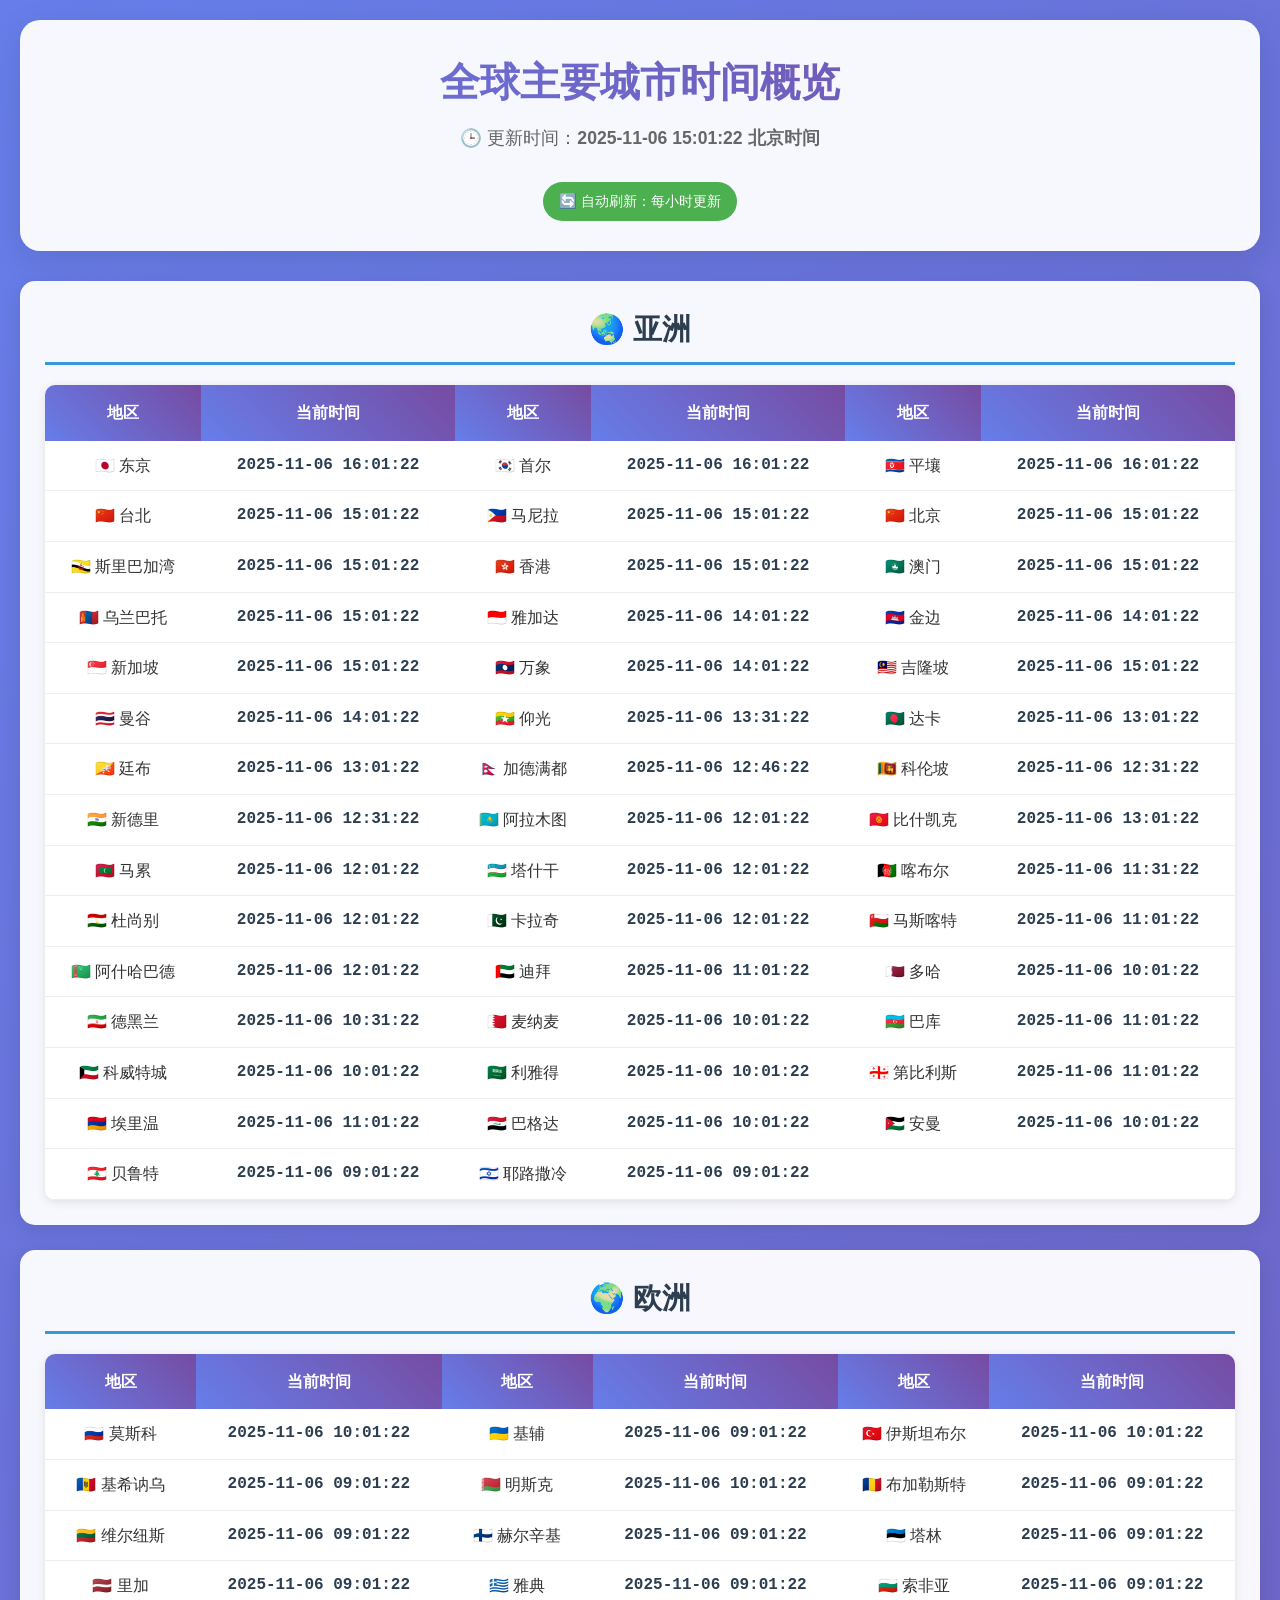
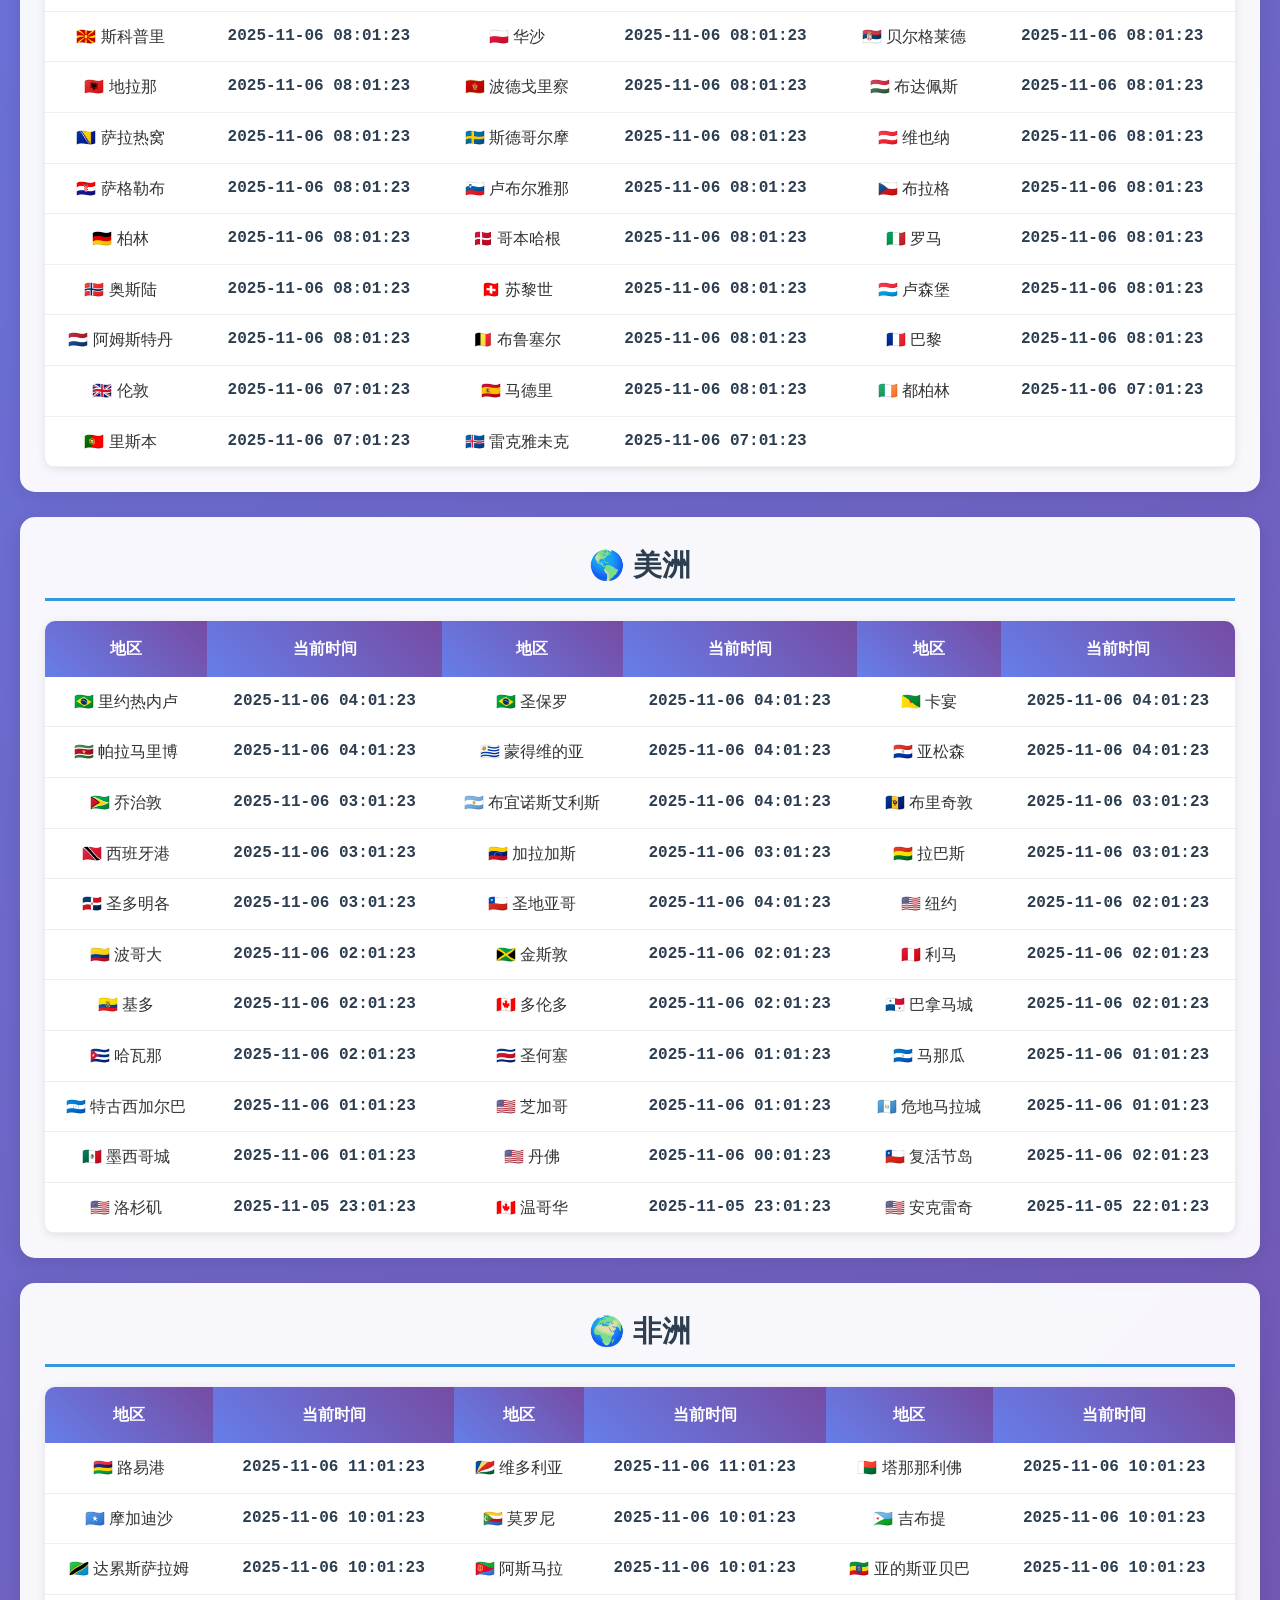
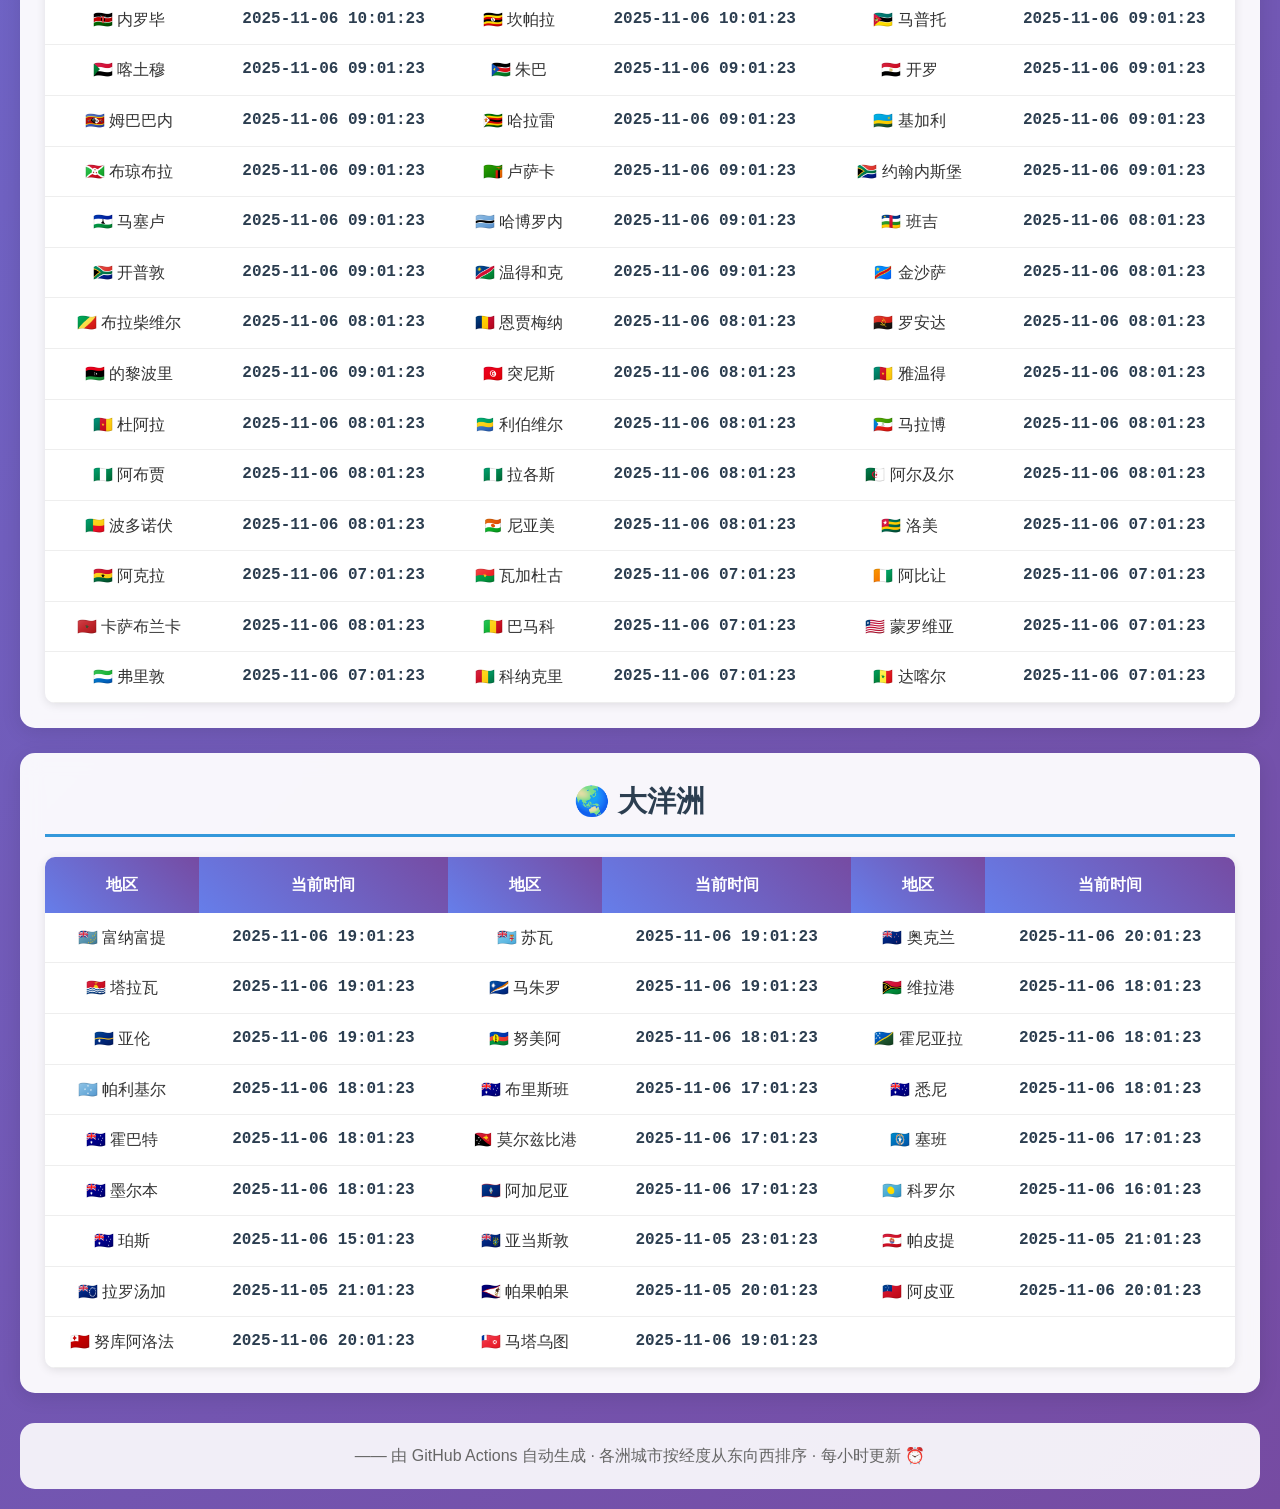
<file: index.html>
<!DOCTYPE html>
<html lang="zh-CN">
<head>
  <meta charset="UTF-8">
  <meta name="viewport" content="width=device-width, initial-scale=1.0">
  <title>全球主要城市时间概览</title>
  <style>
    * { margin: 0; padding: 0; box-sizing: border-box; }
    body { font-family: -apple-system, BlinkMacSystemFont, "Segoe UI", Roboto, "Helvetica Neue", Arial, sans-serif; line-height: 1.6; color: #333; background: linear-gradient(135deg, #667eea 0%, #764ba2 100%); min-height: 100vh; }
    .container { max-width: 1400px; margin: 0 auto; padding: 20px; }
    .header { text-align: center; background: rgba(255,255,255,0.95); backdrop-filter: blur(10px); border-radius: 20px; padding: 30px; margin-bottom: 30px; box-shadow: 0 8px 32px rgba(0,0,0,0.1); }
    .header h1 { font-size: 2.5em; margin-bottom: 10px; background: linear-gradient(45deg, #667eea, #764ba2); -webkit-background-clip: text; -webkit-text-fill-color: transparent; }
    .update-time { font-size: 1.1em; color: #666; margin-bottom: 20px; }
    .auto-refresh { background: #4CAF50; color: white; padding: 8px 16px; border-radius: 20px; font-size: 0.9em; display: inline-block; margin-top: 10px; }
    .continent-section { background: rgba(255,255,255,0.95); backdrop-filter: blur(10px); border-radius: 15px; margin-bottom: 25px; padding: 25px; box-shadow: 0 4px 20px rgba(0,0,0,0.1); }
    .continent-title { font-size: 1.8em; margin-bottom: 20px; text-align: center; color: #2c3e50; border-bottom: 3px solid #3498db; padding-bottom: 10px; }
    table { width: 100%; border-collapse: collapse; margin: 0 auto; background: white; border-radius: 10px; overflow: hidden; box-shadow: 0 2px 10px rgba(0,0,0,0.1); }
    th { background: linear-gradient(45deg, #667eea, #764ba2); color: white; padding: 15px 10px; text-align: center; font-weight: 600; }
    td { padding: 12px 10px; text-align: center; border-bottom: 1px solid #eee; transition: background-color 0.3s; }
    tr:hover td { background-color: #f8f9fa; }
    .time-cell { font-family: "Courier New", monospace; font-weight: bold; color: #2c3e50; }
    .footer { text-align: center; margin-top: 30px; padding: 20px; background: rgba(255,255,255,0.9); border-radius: 15px; color: #666; }
    .loading { display: none; text-align: center; padding: 20px; }
    .spinner { border: 4px solid #f3f3f3; border-top: 4px solid #3498db; border-radius: 50%; width: 40px; height: 40px; animation: spin 2s linear infinite; margin: 0 auto; }
    @keyframes spin { 0% { transform: rotate(0deg); } 100% { transform: rotate(360deg); } }
    @media (max-width: 768px) {
      .container { padding: 10px; }
      .header h1 { font-size: 2em; }
      table { font-size: 0.9em; }
      th, td { padding: 8px 5px; }
    }
  </style>
</head>
<body>
  <div class="container">
    <div class="header">
      <h1>全球主要城市时间概览</h1>
      <div class="update-time">🕒 更新时间：<strong>2025-11-06 15:01:22 北京时间</strong></div>
      <div class="auto-refresh">🔄 自动刷新：每小时更新</div>
    </div>

    <div class="loading" id="loading">
      <div class="spinner"></div>
      <p>正在更新时间...</p>
    </div>

    <div class="continent-section">
      <h2 class="continent-title">🌏 亚洲</h2>
      <table>
        <thead>
          <tr>
            <th>地区</th>
            <th>当前时间</th>
            <th>地区</th>
            <th>当前时间</th>
            <th>地区</th>
            <th>当前时间</th>
          </tr>
        </thead>
        <tbody>
          <tr>
            <td>🇯🇵 东京</td>
            <td class="time-cell">2025-11-06 16:01:22</td>
            <td>🇰🇷 首尔</td>
            <td class="time-cell">2025-11-06 16:01:22</td>
            <td>🇰🇵 平壤</td>
            <td class="time-cell">2025-11-06 16:01:22</td>
          </tr>
          <tr>
            <td>🇨🇳 台北</td>
            <td class="time-cell">2025-11-06 15:01:22</td>
            <td>🇵🇭 马尼拉</td>
            <td class="time-cell">2025-11-06 15:01:22</td>
            <td>🇨🇳 北京</td>
            <td class="time-cell">2025-11-06 15:01:22</td>
          </tr>
          <tr>
            <td>🇧🇳 斯里巴加湾</td>
            <td class="time-cell">2025-11-06 15:01:22</td>
            <td>🇭🇰 香港</td>
            <td class="time-cell">2025-11-06 15:01:22</td>
            <td>🇲🇴 澳门</td>
            <td class="time-cell">2025-11-06 15:01:22</td>
          </tr>
          <tr>
            <td>🇲🇳 乌兰巴托</td>
            <td class="time-cell">2025-11-06 15:01:22</td>
            <td>🇮🇩 雅加达</td>
            <td class="time-cell">2025-11-06 14:01:22</td>
            <td>🇰🇭 金边</td>
            <td class="time-cell">2025-11-06 14:01:22</td>
          </tr>
          <tr>
            <td>🇸🇬 新加坡</td>
            <td class="time-cell">2025-11-06 15:01:22</td>
            <td>🇱🇦 万象</td>
            <td class="time-cell">2025-11-06 14:01:22</td>
            <td>🇲🇾 吉隆坡</td>
            <td class="time-cell">2025-11-06 15:01:22</td>
          </tr>
          <tr>
            <td>🇹🇭 曼谷</td>
            <td class="time-cell">2025-11-06 14:01:22</td>
            <td>🇲🇲 仰光</td>
            <td class="time-cell">2025-11-06 13:31:22</td>
            <td>🇧🇩 达卡</td>
            <td class="time-cell">2025-11-06 13:01:22</td>
          </tr>
          <tr>
            <td>🇧🇹 廷布</td>
            <td class="time-cell">2025-11-06 13:01:22</td>
            <td>🇳🇵 加德满都</td>
            <td class="time-cell">2025-11-06 12:46:22</td>
            <td>🇱🇰 科伦坡</td>
            <td class="time-cell">2025-11-06 12:31:22</td>
          </tr>
          <tr>
            <td>🇮🇳 新德里</td>
            <td class="time-cell">2025-11-06 12:31:22</td>
            <td>🇰🇿 阿拉木图</td>
            <td class="time-cell">2025-11-06 12:01:22</td>
            <td>🇰🇬 比什凯克</td>
            <td class="time-cell">2025-11-06 13:01:22</td>
          </tr>
          <tr>
            <td>🇲🇻 马累</td>
            <td class="time-cell">2025-11-06 12:01:22</td>
            <td>🇺🇿 塔什干</td>
            <td class="time-cell">2025-11-06 12:01:22</td>
            <td>🇦🇫 喀布尔</td>
            <td class="time-cell">2025-11-06 11:31:22</td>
          </tr>
          <tr>
            <td>🇹🇯 杜尚别</td>
            <td class="time-cell">2025-11-06 12:01:22</td>
            <td>🇵🇰 卡拉奇</td>
            <td class="time-cell">2025-11-06 12:01:22</td>
            <td>🇴🇲 马斯喀特</td>
            <td class="time-cell">2025-11-06 11:01:22</td>
          </tr>
          <tr>
            <td>🇹🇲 阿什哈巴德</td>
            <td class="time-cell">2025-11-06 12:01:22</td>
            <td>🇦🇪 迪拜</td>
            <td class="time-cell">2025-11-06 11:01:22</td>
            <td>🇶🇦 多哈</td>
            <td class="time-cell">2025-11-06 10:01:22</td>
          </tr>
          <tr>
            <td>🇮🇷 德黑兰</td>
            <td class="time-cell">2025-11-06 10:31:22</td>
            <td>🇧🇭 麦纳麦</td>
            <td class="time-cell">2025-11-06 10:01:22</td>
            <td>🇦🇿 巴库</td>
            <td class="time-cell">2025-11-06 11:01:22</td>
          </tr>
          <tr>
            <td>🇰🇼 科威特城</td>
            <td class="time-cell">2025-11-06 10:01:22</td>
            <td>🇸🇦 利雅得</td>
            <td class="time-cell">2025-11-06 10:01:22</td>
            <td>🇬🇪 第比利斯</td>
            <td class="time-cell">2025-11-06 11:01:22</td>
          </tr>
          <tr>
            <td>🇦🇲 埃里温</td>
            <td class="time-cell">2025-11-06 11:01:22</td>
            <td>🇮🇶 巴格达</td>
            <td class="time-cell">2025-11-06 10:01:22</td>
            <td>🇯🇴 安曼</td>
            <td class="time-cell">2025-11-06 10:01:22</td>
          </tr>
          <tr>
            <td>🇱🇧 贝鲁特</td>
            <td class="time-cell">2025-11-06 09:01:22</td>
            <td>🇮🇱 耶路撒冷</td>
            <td class="time-cell">2025-11-06 09:01:22</td>
            <td></td>
            <td></td>
          </tr>
        </tbody>
      </table>
    </div>

    <div class="continent-section">
      <h2 class="continent-title">🌍 欧洲</h2>
      <table>
        <thead>
          <tr>
            <th>地区</th>
            <th>当前时间</th>
            <th>地区</th>
            <th>当前时间</th>
            <th>地区</th>
            <th>当前时间</th>
          </tr>
        </thead>
        <tbody>
          <tr>
            <td>🇷🇺 莫斯科</td>
            <td class="time-cell">2025-11-06 10:01:22</td>
            <td>🇺🇦 基辅</td>
            <td class="time-cell">2025-11-06 09:01:22</td>
            <td>🇹🇷 伊斯坦布尔</td>
            <td class="time-cell">2025-11-06 10:01:22</td>
          </tr>
          <tr>
            <td>🇲🇩 基希讷乌</td>
            <td class="time-cell">2025-11-06 09:01:22</td>
            <td>🇧🇾 明斯克</td>
            <td class="time-cell">2025-11-06 10:01:22</td>
            <td>🇷🇴 布加勒斯特</td>
            <td class="time-cell">2025-11-06 09:01:22</td>
          </tr>
          <tr>
            <td>🇱🇹 维尔纽斯</td>
            <td class="time-cell">2025-11-06 09:01:22</td>
            <td>🇫🇮 赫尔辛基</td>
            <td class="time-cell">2025-11-06 09:01:22</td>
            <td>🇪🇪 塔林</td>
            <td class="time-cell">2025-11-06 09:01:22</td>
          </tr>
          <tr>
            <td>🇱🇻 里加</td>
            <td class="time-cell">2025-11-06 09:01:22</td>
            <td>🇬🇷 雅典</td>
            <td class="time-cell">2025-11-06 09:01:22</td>
            <td>🇧🇬 索非亚</td>
            <td class="time-cell">2025-11-06 09:01:22</td>
          </tr>
          <tr>
            <td>🇲🇰 斯科普里</td>
            <td class="time-cell">2025-11-06 08:01:23</td>
            <td>🇵🇱 华沙</td>
            <td class="time-cell">2025-11-06 08:01:23</td>
            <td>🇷🇸 贝尔格莱德</td>
            <td class="time-cell">2025-11-06 08:01:23</td>
          </tr>
          <tr>
            <td>🇦🇱 地拉那</td>
            <td class="time-cell">2025-11-06 08:01:23</td>
            <td>🇲🇪 波德戈里察</td>
            <td class="time-cell">2025-11-06 08:01:23</td>
            <td>🇭🇺 布达佩斯</td>
            <td class="time-cell">2025-11-06 08:01:23</td>
          </tr>
          <tr>
            <td>🇧🇦 萨拉热窝</td>
            <td class="time-cell">2025-11-06 08:01:23</td>
            <td>🇸🇪 斯德哥尔摩</td>
            <td class="time-cell">2025-11-06 08:01:23</td>
            <td>🇦🇹 维也纳</td>
            <td class="time-cell">2025-11-06 08:01:23</td>
          </tr>
          <tr>
            <td>🇭🇷 萨格勒布</td>
            <td class="time-cell">2025-11-06 08:01:23</td>
            <td>🇸🇮 卢布尔雅那</td>
            <td class="time-cell">2025-11-06 08:01:23</td>
            <td>🇨🇿 布拉格</td>
            <td class="time-cell">2025-11-06 08:01:23</td>
          </tr>
          <tr>
            <td>🇩🇪 柏林</td>
            <td class="time-cell">2025-11-06 08:01:23</td>
            <td>🇩🇰 哥本哈根</td>
            <td class="time-cell">2025-11-06 08:01:23</td>
            <td>🇮🇹 罗马</td>
            <td class="time-cell">2025-11-06 08:01:23</td>
          </tr>
          <tr>
            <td>🇳🇴 奥斯陆</td>
            <td class="time-cell">2025-11-06 08:01:23</td>
            <td>🇨🇭 苏黎世</td>
            <td class="time-cell">2025-11-06 08:01:23</td>
            <td>🇱🇺 卢森堡</td>
            <td class="time-cell">2025-11-06 08:01:23</td>
          </tr>
          <tr>
            <td>🇳🇱 阿姆斯特丹</td>
            <td class="time-cell">2025-11-06 08:01:23</td>
            <td>🇧🇪 布鲁塞尔</td>
            <td class="time-cell">2025-11-06 08:01:23</td>
            <td>🇫🇷 巴黎</td>
            <td class="time-cell">2025-11-06 08:01:23</td>
          </tr>
          <tr>
            <td>🇬🇧 伦敦</td>
            <td class="time-cell">2025-11-06 07:01:23</td>
            <td>🇪🇸 马德里</td>
            <td class="time-cell">2025-11-06 08:01:23</td>
            <td>🇮🇪 都柏林</td>
            <td class="time-cell">2025-11-06 07:01:23</td>
          </tr>
          <tr>
            <td>🇵🇹 里斯本</td>
            <td class="time-cell">2025-11-06 07:01:23</td>
            <td>🇮🇸 雷克雅未克</td>
            <td class="time-cell">2025-11-06 07:01:23</td>
            <td></td>
            <td></td>
          </tr>
        </tbody>
      </table>
    </div>

    <div class="continent-section">
      <h2 class="continent-title">🌎 美洲</h2>
      <table>
        <thead>
          <tr>
            <th>地区</th>
            <th>当前时间</th>
            <th>地区</th>
            <th>当前时间</th>
            <th>地区</th>
            <th>当前时间</th>
          </tr>
        </thead>
        <tbody>
          <tr>
            <td>🇧🇷 里约热内卢</td>
            <td class="time-cell">2025-11-06 04:01:23</td>
            <td>🇧🇷 圣保罗</td>
            <td class="time-cell">2025-11-06 04:01:23</td>
            <td>🇬🇫 卡宴</td>
            <td class="time-cell">2025-11-06 04:01:23</td>
          </tr>
          <tr>
            <td>🇸🇷 帕拉马里博</td>
            <td class="time-cell">2025-11-06 04:01:23</td>
            <td>🇺🇾 蒙得维的亚</td>
            <td class="time-cell">2025-11-06 04:01:23</td>
            <td>🇵🇾 亚松森</td>
            <td class="time-cell">2025-11-06 04:01:23</td>
          </tr>
          <tr>
            <td>🇬🇾 乔治敦</td>
            <td class="time-cell">2025-11-06 03:01:23</td>
            <td>🇦🇷 布宜诺斯艾利斯</td>
            <td class="time-cell">2025-11-06 04:01:23</td>
            <td>🇧🇧 布里奇敦</td>
            <td class="time-cell">2025-11-06 03:01:23</td>
          </tr>
          <tr>
            <td>🇹🇹 西班牙港</td>
            <td class="time-cell">2025-11-06 03:01:23</td>
            <td>🇻🇪 加拉加斯</td>
            <td class="time-cell">2025-11-06 03:01:23</td>
            <td>🇧🇴 拉巴斯</td>
            <td class="time-cell">2025-11-06 03:01:23</td>
          </tr>
          <tr>
            <td>🇩🇴 圣多明各</td>
            <td class="time-cell">2025-11-06 03:01:23</td>
            <td>🇨🇱 圣地亚哥</td>
            <td class="time-cell">2025-11-06 04:01:23</td>
            <td>🇺🇸 纽约</td>
            <td class="time-cell">2025-11-06 02:01:23</td>
          </tr>
          <tr>
            <td>🇨🇴 波哥大</td>
            <td class="time-cell">2025-11-06 02:01:23</td>
            <td>🇯🇲 金斯敦</td>
            <td class="time-cell">2025-11-06 02:01:23</td>
            <td>🇵🇪 利马</td>
            <td class="time-cell">2025-11-06 02:01:23</td>
          </tr>
          <tr>
            <td>🇪🇨 基多</td>
            <td class="time-cell">2025-11-06 02:01:23</td>
            <td>🇨🇦 多伦多</td>
            <td class="time-cell">2025-11-06 02:01:23</td>
            <td>🇵🇦 巴拿马城</td>
            <td class="time-cell">2025-11-06 02:01:23</td>
          </tr>
          <tr>
            <td>🇨🇺 哈瓦那</td>
            <td class="time-cell">2025-11-06 02:01:23</td>
            <td>🇨🇷 圣何塞</td>
            <td class="time-cell">2025-11-06 01:01:23</td>
            <td>🇳🇮 马那瓜</td>
            <td class="time-cell">2025-11-06 01:01:23</td>
          </tr>
          <tr>
            <td>🇭🇳 特古西加尔巴</td>
            <td class="time-cell">2025-11-06 01:01:23</td>
            <td>🇺🇸 芝加哥</td>
            <td class="time-cell">2025-11-06 01:01:23</td>
            <td>🇬🇹 危地马拉城</td>
            <td class="time-cell">2025-11-06 01:01:23</td>
          </tr>
          <tr>
            <td>🇲🇽 墨西哥城</td>
            <td class="time-cell">2025-11-06 01:01:23</td>
            <td>🇺🇸 丹佛</td>
            <td class="time-cell">2025-11-06 00:01:23</td>
            <td>🇨🇱 复活节岛</td>
            <td class="time-cell">2025-11-06 02:01:23</td>
          </tr>
          <tr>
            <td>🇺🇸 洛杉矶</td>
            <td class="time-cell">2025-11-05 23:01:23</td>
            <td>🇨🇦 温哥华</td>
            <td class="time-cell">2025-11-05 23:01:23</td>
            <td>🇺🇸 安克雷奇</td>
            <td class="time-cell">2025-11-05 22:01:23</td>
          </tr>
        </tbody>
      </table>
    </div>

    <div class="continent-section">
      <h2 class="continent-title">🌍 非洲</h2>
      <table>
        <thead>
          <tr>
            <th>地区</th>
            <th>当前时间</th>
            <th>地区</th>
            <th>当前时间</th>
            <th>地区</th>
            <th>当前时间</th>
          </tr>
        </thead>
        <tbody>
          <tr>
            <td>🇲🇺 路易港</td>
            <td class="time-cell">2025-11-06 11:01:23</td>
            <td>🇸🇨 维多利亚</td>
            <td class="time-cell">2025-11-06 11:01:23</td>
            <td>🇲🇬 塔那那利佛</td>
            <td class="time-cell">2025-11-06 10:01:23</td>
          </tr>
          <tr>
            <td>🇸🇴 摩加迪沙</td>
            <td class="time-cell">2025-11-06 10:01:23</td>
            <td>🇰🇲 莫罗尼</td>
            <td class="time-cell">2025-11-06 10:01:23</td>
            <td>🇩🇯 吉布提</td>
            <td class="time-cell">2025-11-06 10:01:23</td>
          </tr>
          <tr>
            <td>🇹🇿 达累斯萨拉姆</td>
            <td class="time-cell">2025-11-06 10:01:23</td>
            <td>🇪🇷 阿斯马拉</td>
            <td class="time-cell">2025-11-06 10:01:23</td>
            <td>🇪🇹 亚的斯亚贝巴</td>
            <td class="time-cell">2025-11-06 10:01:23</td>
          </tr>
          <tr>
            <td>🇰🇪 内罗毕</td>
            <td class="time-cell">2025-11-06 10:01:23</td>
            <td>🇺🇬 坎帕拉</td>
            <td class="time-cell">2025-11-06 10:01:23</td>
            <td>🇲🇿 马普托</td>
            <td class="time-cell">2025-11-06 09:01:23</td>
          </tr>
          <tr>
            <td>🇸🇩 喀土穆</td>
            <td class="time-cell">2025-11-06 09:01:23</td>
            <td>🇸🇸 朱巴</td>
            <td class="time-cell">2025-11-06 09:01:23</td>
            <td>🇪🇬 开罗</td>
            <td class="time-cell">2025-11-06 09:01:23</td>
          </tr>
          <tr>
            <td>🇸🇿 姆巴巴内</td>
            <td class="time-cell">2025-11-06 09:01:23</td>
            <td>🇿🇼 哈拉雷</td>
            <td class="time-cell">2025-11-06 09:01:23</td>
            <td>🇷🇼 基加利</td>
            <td class="time-cell">2025-11-06 09:01:23</td>
          </tr>
          <tr>
            <td>🇧🇮 布琼布拉</td>
            <td class="time-cell">2025-11-06 09:01:23</td>
            <td>🇿🇲 卢萨卡</td>
            <td class="time-cell">2025-11-06 09:01:23</td>
            <td>🇿🇦 约翰内斯堡</td>
            <td class="time-cell">2025-11-06 09:01:23</td>
          </tr>
          <tr>
            <td>🇱🇸 马塞卢</td>
            <td class="time-cell">2025-11-06 09:01:23</td>
            <td>🇧🇼 哈博罗内</td>
            <td class="time-cell">2025-11-06 09:01:23</td>
            <td>🇨🇫 班吉</td>
            <td class="time-cell">2025-11-06 08:01:23</td>
          </tr>
          <tr>
            <td>🇿🇦 开普敦</td>
            <td class="time-cell">2025-11-06 09:01:23</td>
            <td>🇳🇦 温得和克</td>
            <td class="time-cell">2025-11-06 09:01:23</td>
            <td>🇨🇩 金沙萨</td>
            <td class="time-cell">2025-11-06 08:01:23</td>
          </tr>
          <tr>
            <td>🇨🇬 布拉柴维尔</td>
            <td class="time-cell">2025-11-06 08:01:23</td>
            <td>🇹🇩 恩贾梅纳</td>
            <td class="time-cell">2025-11-06 08:01:23</td>
            <td>🇦🇴 罗安达</td>
            <td class="time-cell">2025-11-06 08:01:23</td>
          </tr>
          <tr>
            <td>🇱🇾 的黎波里</td>
            <td class="time-cell">2025-11-06 09:01:23</td>
            <td>🇹🇳 突尼斯</td>
            <td class="time-cell">2025-11-06 08:01:23</td>
            <td>🇨🇲 雅温得</td>
            <td class="time-cell">2025-11-06 08:01:23</td>
          </tr>
          <tr>
            <td>🇨🇲 杜阿拉</td>
            <td class="time-cell">2025-11-06 08:01:23</td>
            <td>🇬🇦 利伯维尔</td>
            <td class="time-cell">2025-11-06 08:01:23</td>
            <td>🇬🇶 马拉博</td>
            <td class="time-cell">2025-11-06 08:01:23</td>
          </tr>
          <tr>
            <td>🇳🇬 阿布贾</td>
            <td class="time-cell">2025-11-06 08:01:23</td>
            <td>🇳🇬 拉各斯</td>
            <td class="time-cell">2025-11-06 08:01:23</td>
            <td>🇩🇿 阿尔及尔</td>
            <td class="time-cell">2025-11-06 08:01:23</td>
          </tr>
          <tr>
            <td>🇧🇯 波多诺伏</td>
            <td class="time-cell">2025-11-06 08:01:23</td>
            <td>🇳🇪 尼亚美</td>
            <td class="time-cell">2025-11-06 08:01:23</td>
            <td>🇹🇬 洛美</td>
            <td class="time-cell">2025-11-06 07:01:23</td>
          </tr>
          <tr>
            <td>🇬🇭 阿克拉</td>
            <td class="time-cell">2025-11-06 07:01:23</td>
            <td>🇧🇫 瓦加杜古</td>
            <td class="time-cell">2025-11-06 07:01:23</td>
            <td>🇨🇮 阿比让</td>
            <td class="time-cell">2025-11-06 07:01:23</td>
          </tr>
          <tr>
            <td>🇲🇦 卡萨布兰卡</td>
            <td class="time-cell">2025-11-06 08:01:23</td>
            <td>🇲🇱 巴马科</td>
            <td class="time-cell">2025-11-06 07:01:23</td>
            <td>🇱🇷 蒙罗维亚</td>
            <td class="time-cell">2025-11-06 07:01:23</td>
          </tr>
          <tr>
            <td>🇸🇱 弗里敦</td>
            <td class="time-cell">2025-11-06 07:01:23</td>
            <td>🇬🇳 科纳克里</td>
            <td class="time-cell">2025-11-06 07:01:23</td>
            <td>🇸🇳 达喀尔</td>
            <td class="time-cell">2025-11-06 07:01:23</td>
          </tr>
        </tbody>
      </table>
    </div>

    <div class="continent-section">
      <h2 class="continent-title">🌏 大洋洲</h2>
      <table>
        <thead>
          <tr>
            <th>地区</th>
            <th>当前时间</th>
            <th>地区</th>
            <th>当前时间</th>
            <th>地区</th>
            <th>当前时间</th>
          </tr>
        </thead>
        <tbody>
          <tr>
            <td>🇹🇻 富纳富提</td>
            <td class="time-cell">2025-11-06 19:01:23</td>
            <td>🇫🇯 苏瓦</td>
            <td class="time-cell">2025-11-06 19:01:23</td>
            <td>🇳🇿 奥克兰</td>
            <td class="time-cell">2025-11-06 20:01:23</td>
          </tr>
          <tr>
            <td>🇰🇮 塔拉瓦</td>
            <td class="time-cell">2025-11-06 19:01:23</td>
            <td>🇲🇭 马朱罗</td>
            <td class="time-cell">2025-11-06 19:01:23</td>
            <td>🇻🇺 维拉港</td>
            <td class="time-cell">2025-11-06 18:01:23</td>
          </tr>
          <tr>
            <td>🇳🇷 亚伦</td>
            <td class="time-cell">2025-11-06 19:01:23</td>
            <td>🇳🇨 努美阿</td>
            <td class="time-cell">2025-11-06 18:01:23</td>
            <td>🇸🇧 霍尼亚拉</td>
            <td class="time-cell">2025-11-06 18:01:23</td>
          </tr>
          <tr>
            <td>🇫🇲 帕利基尔</td>
            <td class="time-cell">2025-11-06 18:01:23</td>
            <td>🇦🇺 布里斯班</td>
            <td class="time-cell">2025-11-06 17:01:23</td>
            <td>🇦🇺 悉尼</td>
            <td class="time-cell">2025-11-06 18:01:23</td>
          </tr>
          <tr>
            <td>🇦🇺 霍巴特</td>
            <td class="time-cell">2025-11-06 18:01:23</td>
            <td>🇵🇬 莫尔兹比港</td>
            <td class="time-cell">2025-11-06 17:01:23</td>
            <td>🇲🇵 塞班</td>
            <td class="time-cell">2025-11-06 17:01:23</td>
          </tr>
          <tr>
            <td>🇦🇺 墨尔本</td>
            <td class="time-cell">2025-11-06 18:01:23</td>
            <td>🇬🇺 阿加尼亚</td>
            <td class="time-cell">2025-11-06 17:01:23</td>
            <td>🇵🇼 科罗尔</td>
            <td class="time-cell">2025-11-06 16:01:23</td>
          </tr>
          <tr>
            <td>🇦🇺 珀斯</td>
            <td class="time-cell">2025-11-06 15:01:23</td>
            <td>🇵🇳 亚当斯敦</td>
            <td class="time-cell">2025-11-05 23:01:23</td>
            <td>🇵🇫 帕皮提</td>
            <td class="time-cell">2025-11-05 21:01:23</td>
          </tr>
          <tr>
            <td>🇨🇰 拉罗汤加</td>
            <td class="time-cell">2025-11-05 21:01:23</td>
            <td>🇦🇸 帕果帕果</td>
            <td class="time-cell">2025-11-05 20:01:23</td>
            <td>🇼🇸 阿皮亚</td>
            <td class="time-cell">2025-11-06 20:01:23</td>
          </tr>
          <tr>
            <td>🇹🇴 努库阿洛法</td>
            <td class="time-cell">2025-11-06 20:01:23</td>
            <td>🇼🇫 马塔乌图</td>
            <td class="time-cell">2025-11-06 19:01:23</td>
            <td></td>
            <td></td>
          </tr>
        </tbody>
      </table>
    </div>

    <div class="footer">
      <p>—— 由 GitHub Actions 自动生成 · 各洲城市按经度从东向西排序 · 每小时更新 ⏰</p>
    </div>
  </div>

  <script>
    // 自动刷新功能
    function updateTime() {
      const now = new Date();
      const timeString = now.toLocaleString("zh-CN", {
        year: "numeric",
        month: "2-digit",
        day: "2-digit",
        hour: "2-digit",
        minute: "2-digit",
        second: "2-digit"
      });
      document.querySelector(".update-time strong").textContent = timeString + " 北京时间";
    }

    // 每分钟更新时间显示
    setInterval(updateTime, 60000);

    // 页面加载完成后的初始化
    document.addEventListener("DOMContentLoaded", function() {
      console.log("全球时间页面已加载");
    });

    // 添加页面可见性检测，当页面重新可见时更新时间
    document.addEventListener("visibilitychange", function() {
      if (!document.hidden) {
        updateTime();
      }
    });
  </script>
</body>
</html>

<!-- GENERATED_BY_GMC_SCRIPT -->
</file>
